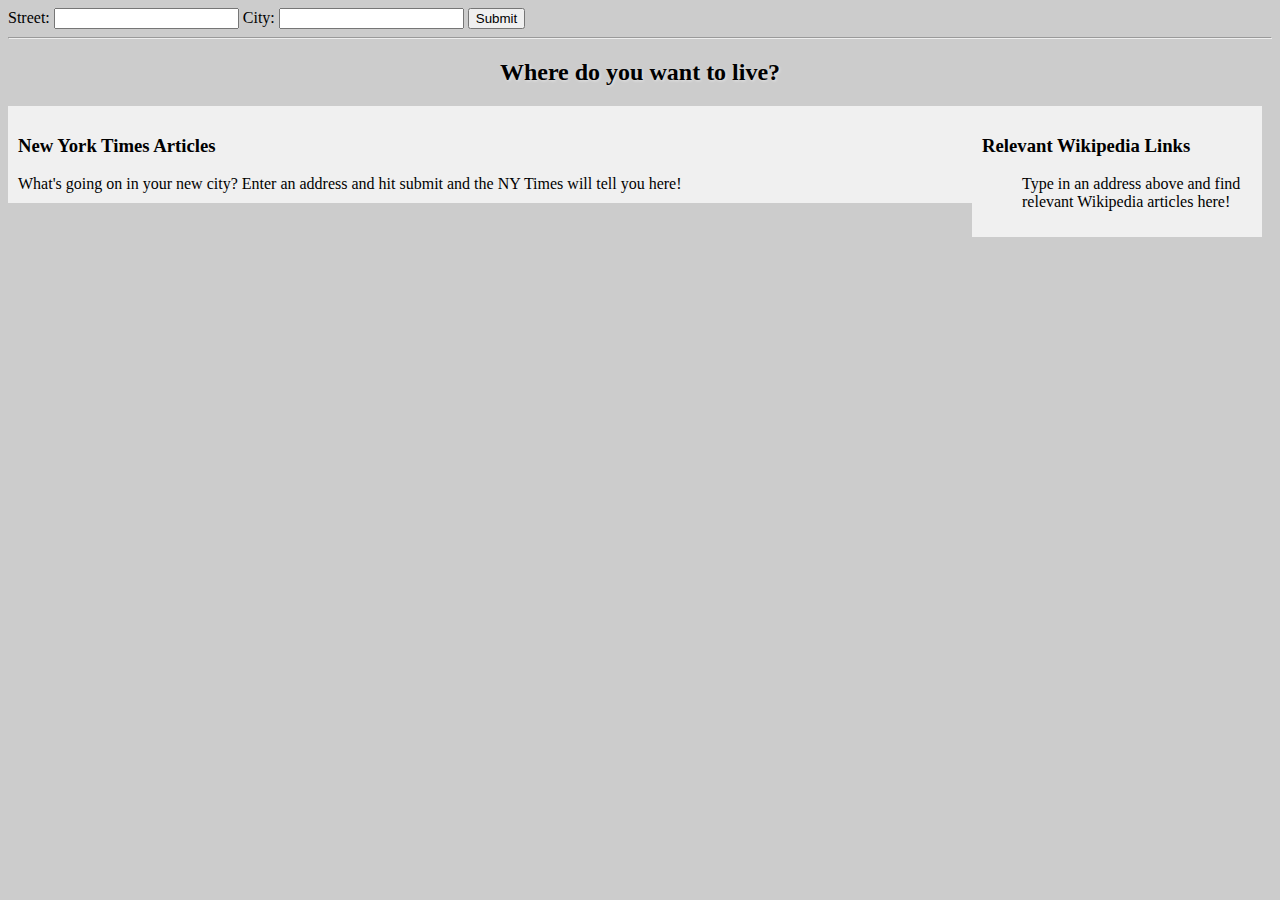
<file: Example minicourse-ajax-project NYT 2/index.html>
<!DOCTYPE html>
<html lang="en">
<head>
    <meta charset="UTF-8">
    <title>Your Moving Companion</title>
    <link rel="stylesheet" href="css/style.css">
</head>
<body>

    <form id="form-container" class="form-container">
        <label for="street">Street: </label><input type="text" id="street" value="">
        <label for="city">City: </label><input type="text" id="city" value="">
        <button id="submit-btn">Submit</button>
    </form>

    <hr>

    <h2 id="greeting" class="greeting">Where do you want to live?</h2>


    <div class="wikipedia-container">
        <h3 id="wikipedia-header">Relevant Wikipedia Links</h3>
        <ul id="wikipedia-links">Type in an address above and find relevant Wikipedia articles here!</ul>
    </div>


    <div class="nytimes-container">
        <h3 id="nytimes-header">New York Times Articles</h3>
        <ul id="nytimes-articles" class="article-list">What's going on in your new city? Enter an address and hit submit and the NY Times will tell you here!</ul>
    </div>

    <script src="js/libs/jquery.min.js"></script>
    <script src="js/script.js"></script>
</body>
</html>
</file>
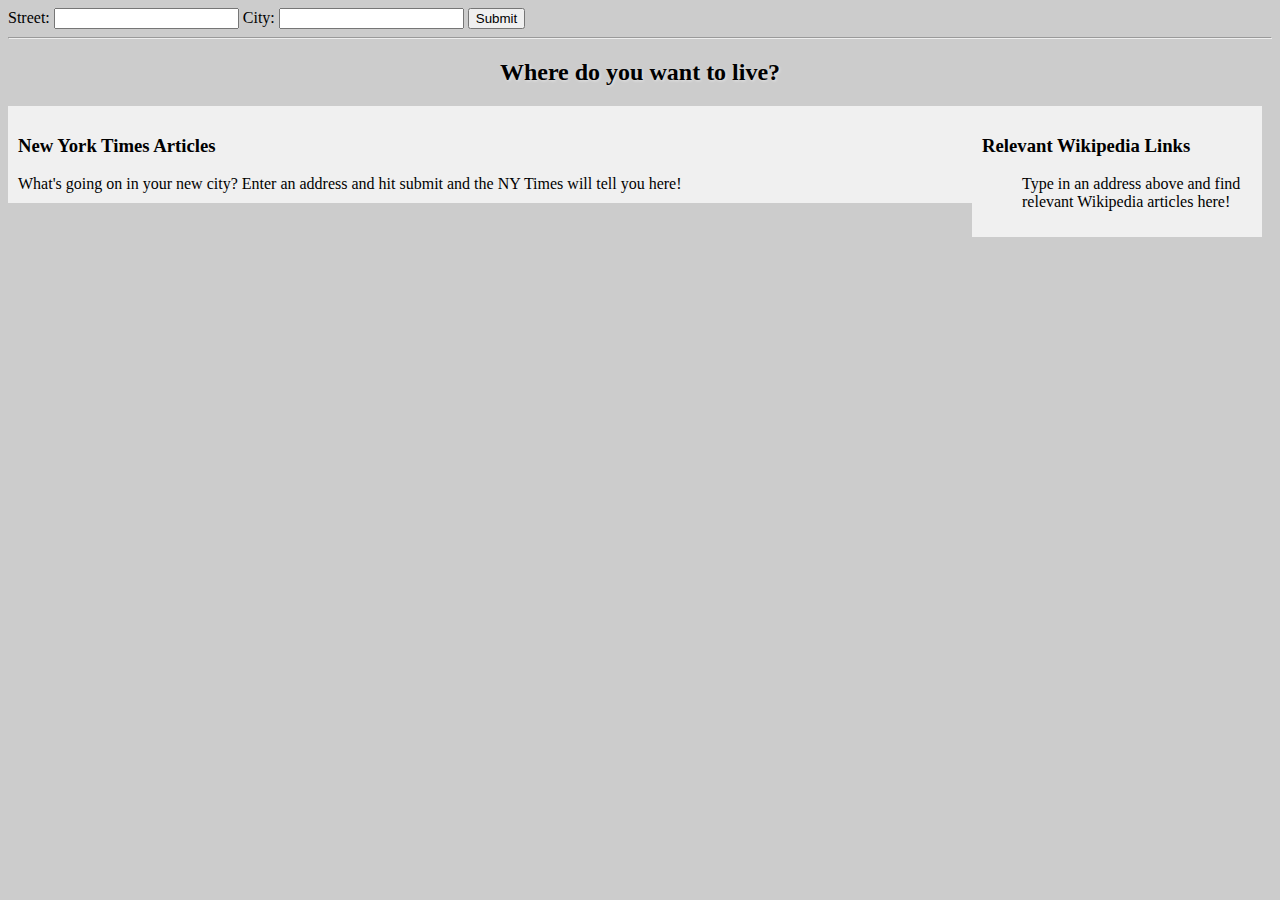
<file: minicourse-ajax-project/index.html>
<!DOCTYPE html>

<html lang="en">
<head>
    <meta charset="UTF-8">
    <title>Your Moving Companion</title>
    <link rel="stylesheet" href="css/style.css">
</head>
<body>

    <form id="form-container" class="form-container">
        <label for="street">Street: </label><input type="text" id="street" value="">
        <label for="city">City: </label><input type="text" id="city" value="">
        <button id="submit-btn">Submit</button>
    </form>

    <hr>

    <h2 id="greeting" class="greeting">Where do you want to live?</h2>

    <div class="wikipedia-container">
        <h3 id="wikipedia-header">Relevant Wikipedia Links</h3>
        <ul id="wikipedia-links">Type in an address above and find relevant Wikipedia articles here!</ul>
    </div>


    <div class="nytimes-container">
        <h3 id="nytimes-header">New York Times Articles</h3>
        <ul id="nytimes-articles" class="article-list">What's going on in your new city? Enter an address and hit submit and the NY Times will tell you here!</div>
    </div>

    <script src="js/libs/jquery.min.js"></script>
    <script src="js/script.js"></script>

</body>
</html>
</file>
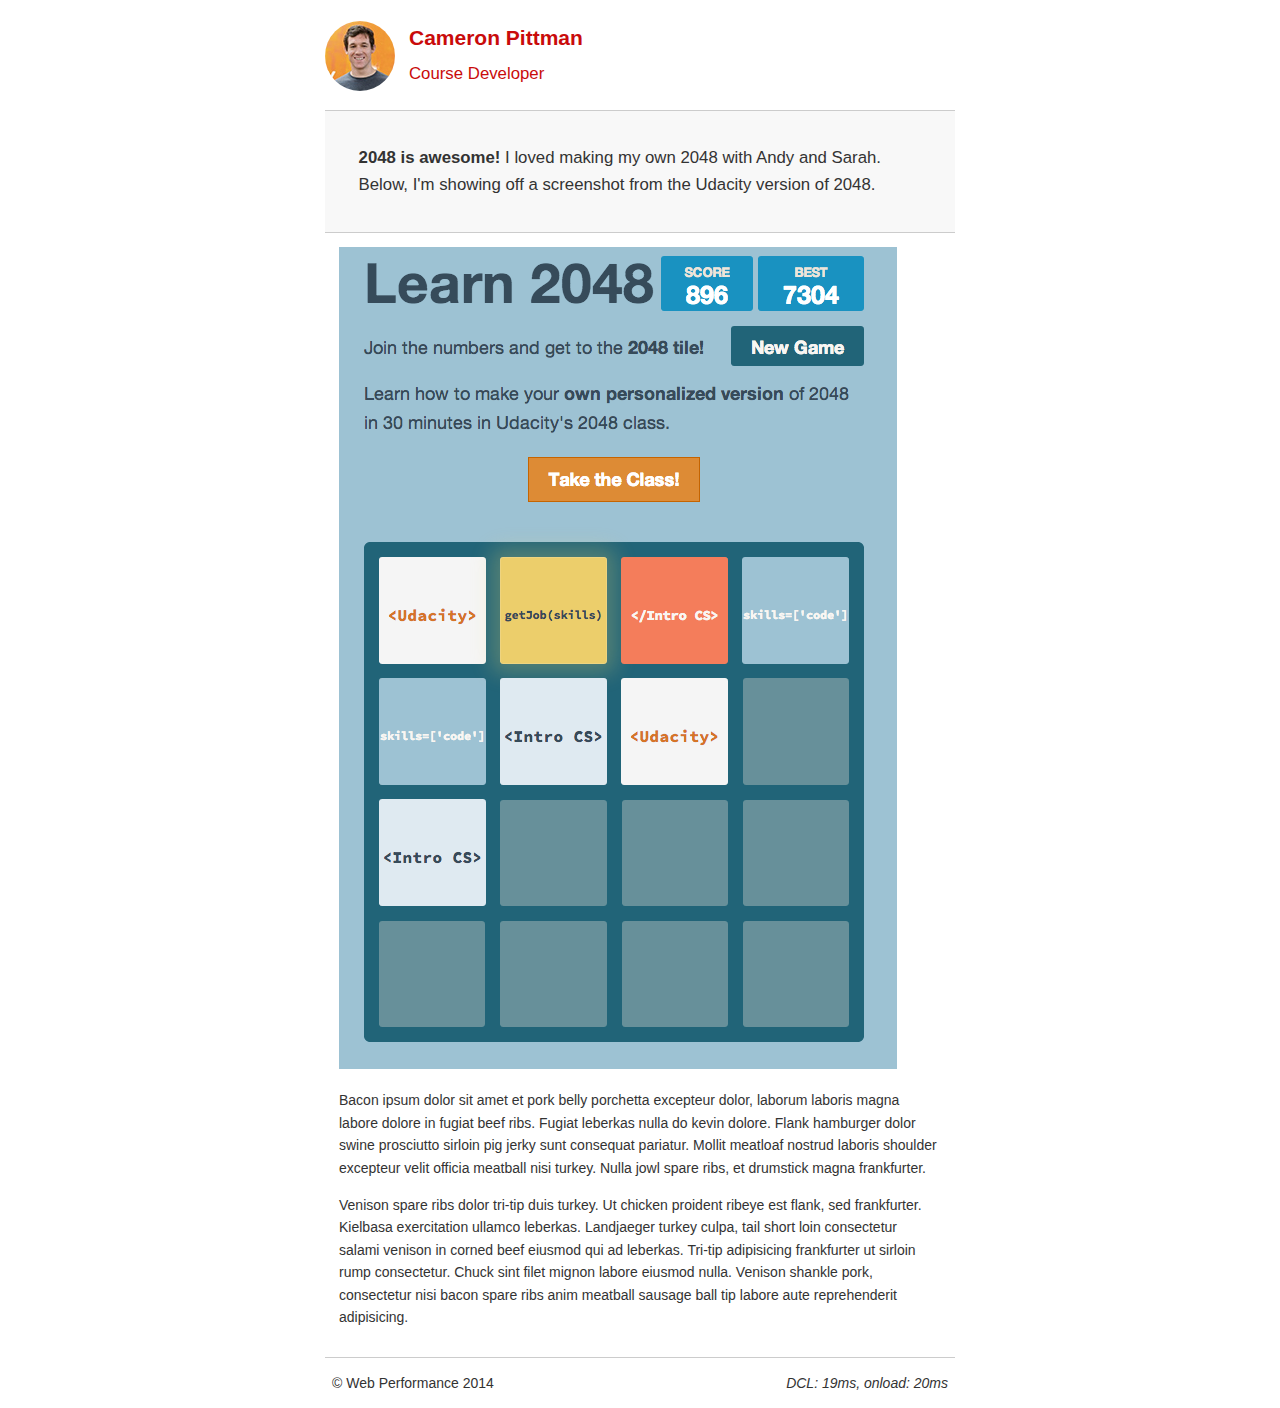
<file: Example frontend-nanodegree-mobile-portfolio-master/project-2048.html>
<!DOCTYPE html>
<html lang="en">
  <head>
    <meta charset="utf-8">
    <meta name="viewport" content="width=device-width, initial-scale=1">
    <meta name="description" content=" FILL ME IN ">
    <meta name="author" content=" FILL ME IN ">
    <title>Cameron Pittman: Portfolio</title>

    <!-- Hmm, what is the impact of web fonts on speed? Measure it... -->
    <!-- <link href="//fonts.googleapis.com/css?family=Open+Sans:400,700" rel="stylesheet"> -->

    <link href="css/style.css" rel="stylesheet">
    <link href="css/print.css" rel="stylesheet">

    <script>
      (function(w,g){w['GoogleAnalyticsObject']=g;
      w[g]=w[g]||function(){(w[g].q=w[g].q||[]).push(arguments)};w[g].l=1*new Date();})(window,'ga');

      // Optional TODO: replace with your Google Analytics profile ID.
      ga('create', 'UA-XXXX-Y');
      ga('send', 'pageview');
    </script>
    <script src="//www.google-analytics.com/analytics.js"></script>
    <script src="js/perfmatters.js"></script>
  </head>

  <body>
    <header>
      <a href="/"><img src="img/profilepic.jpg"></a>
      <p>Cameron Pittman<br><span>Course Developer</span></p>
    </header>

    <div class="container">
      <div class="hero">
        <strong>2048 is awesome!</strong> I loved making my own 2048 with Andy and Sarah. Below, I'm showing off a screenshot from the Udacity version of 2048.
      </div>

      <div class="content">

        <img class="img-responsive" src="img/2048.png">

        <p>Bacon ipsum dolor sit amet et pork belly porchetta excepteur dolor, laborum laboris magna labore dolore in fugiat beef ribs. Fugiat leberkas nulla do kevin dolore. Flank hamburger dolor swine prosciutto sirloin pig jerky sunt consequat pariatur. Mollit meatloaf nostrud laboris shoulder excepteur velit officia meatball nisi turkey. Nulla jowl spare ribs, et drumstick magna frankfurter.</p>

        <p>Venison spare ribs dolor tri-tip duis turkey. Ut chicken proident ribeye est flank, sed frankfurter. Kielbasa exercitation ullamco leberkas. Landjaeger turkey culpa, tail short loin consectetur salami venison in corned beef eiusmod qui ad leberkas. Tri-tip adipisicing frankfurter ut sirloin rump consectetur. Chuck sint filet mignon labore eiusmod nulla. Venison shankle pork, consectetur nisi bacon spare ribs anim meatball sausage ball tip labore aute reprehenderit adipisicing.</p>

    </div>

    <footer>
      <p>&copy; Web Performance 2014 <span id="crp-stats"></span></p>
    </footer>
  </body>
</html>
</file>
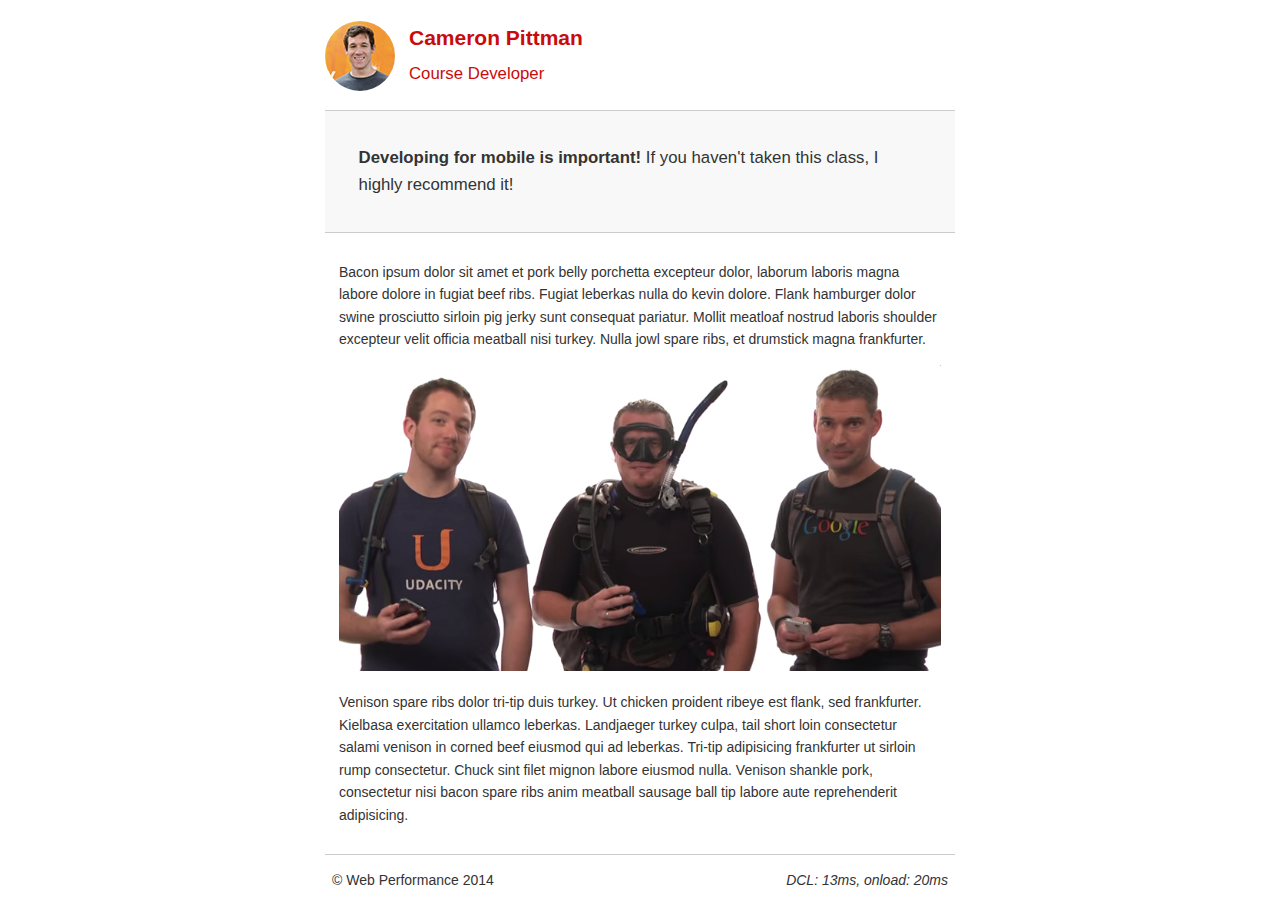
<file: Example frontend-nanodegree-mobile-portfolio-master/project-mobile.html>
<!DOCTYPE html>
<html lang="en">
  <head>
    <meta charset="utf-8">
    <meta name="viewport" content="width=device-width, initial-scale=1">
    <meta name="description" content=" FILL ME IN ">
    <meta name="author" content=" FILL ME IN ">
    <title>Cameron Pitman: Portfolio</title>

    <!-- Hmm, what is the impact of web fonts on speed? Measure it... -->
    <!-- <link href="//fonts.googleapis.com/css?family=Open+Sans:400,700" rel="stylesheet"> -->

    <link href="css/style.css" rel="stylesheet">
    <link href="css/print.css" rel="stylesheet">

    <script>
      (function(w,g){w['GoogleAnalyticsObject']=g;
      w[g]=w[g]||function(){(w[g].q=w[g].q||[]).push(arguments)};w[g].l=1*new Date();})(window,'ga');

      // Optional TODO: replace with your Google Analytics profile ID.
      ga('create', 'UA-XXXX-Y');
      ga('send', 'pageview');
    </script>
    <script src="http://www.google-analytics.com/analytics.js"></script>
    <script async src="js/perfmatters.js"></script>
  </head>

  <body>
    <header>
      <a href="/"><img src="img/profilepic.jpg"></a>
      <p>Cameron Pittman<br><span>Course Developer</span></p>
    </header>

    <div class="container">
      <div class="hero">
        <strong>Developing for mobile is important!</strong> If you haven't taken this class, I highly recommend it!
      </div>

      <div class="content">

        <p>Bacon ipsum dolor sit amet et pork belly porchetta excepteur dolor, laborum laboris magna labore dolore in fugiat beef ribs. Fugiat leberkas nulla do kevin dolore. Flank hamburger dolor swine prosciutto sirloin pig jerky sunt consequat pariatur. Mollit meatloaf nostrud laboris shoulder excepteur velit officia meatball nisi turkey. Nulla jowl spare ribs, et drumstick magna frankfurter.</p>

        <img src="img/mobilewebdev.jpg">

        <p>Venison spare ribs dolor tri-tip duis turkey. Ut chicken proident ribeye est flank, sed frankfurter. Kielbasa exercitation ullamco leberkas. Landjaeger turkey culpa, tail short loin consectetur salami venison in corned beef eiusmod qui ad leberkas. Tri-tip adipisicing frankfurter ut sirloin rump consectetur. Chuck sint filet mignon labore eiusmod nulla. Venison shankle pork, consectetur nisi bacon spare ribs anim meatball sausage ball tip labore aute reprehenderit adipisicing.</p>

    </div>

    <footer>
      <p>&copy; Web Performance 2014 <span id="crp-stats"></span></p>
    </footer>
  </body>
</html>
</file>
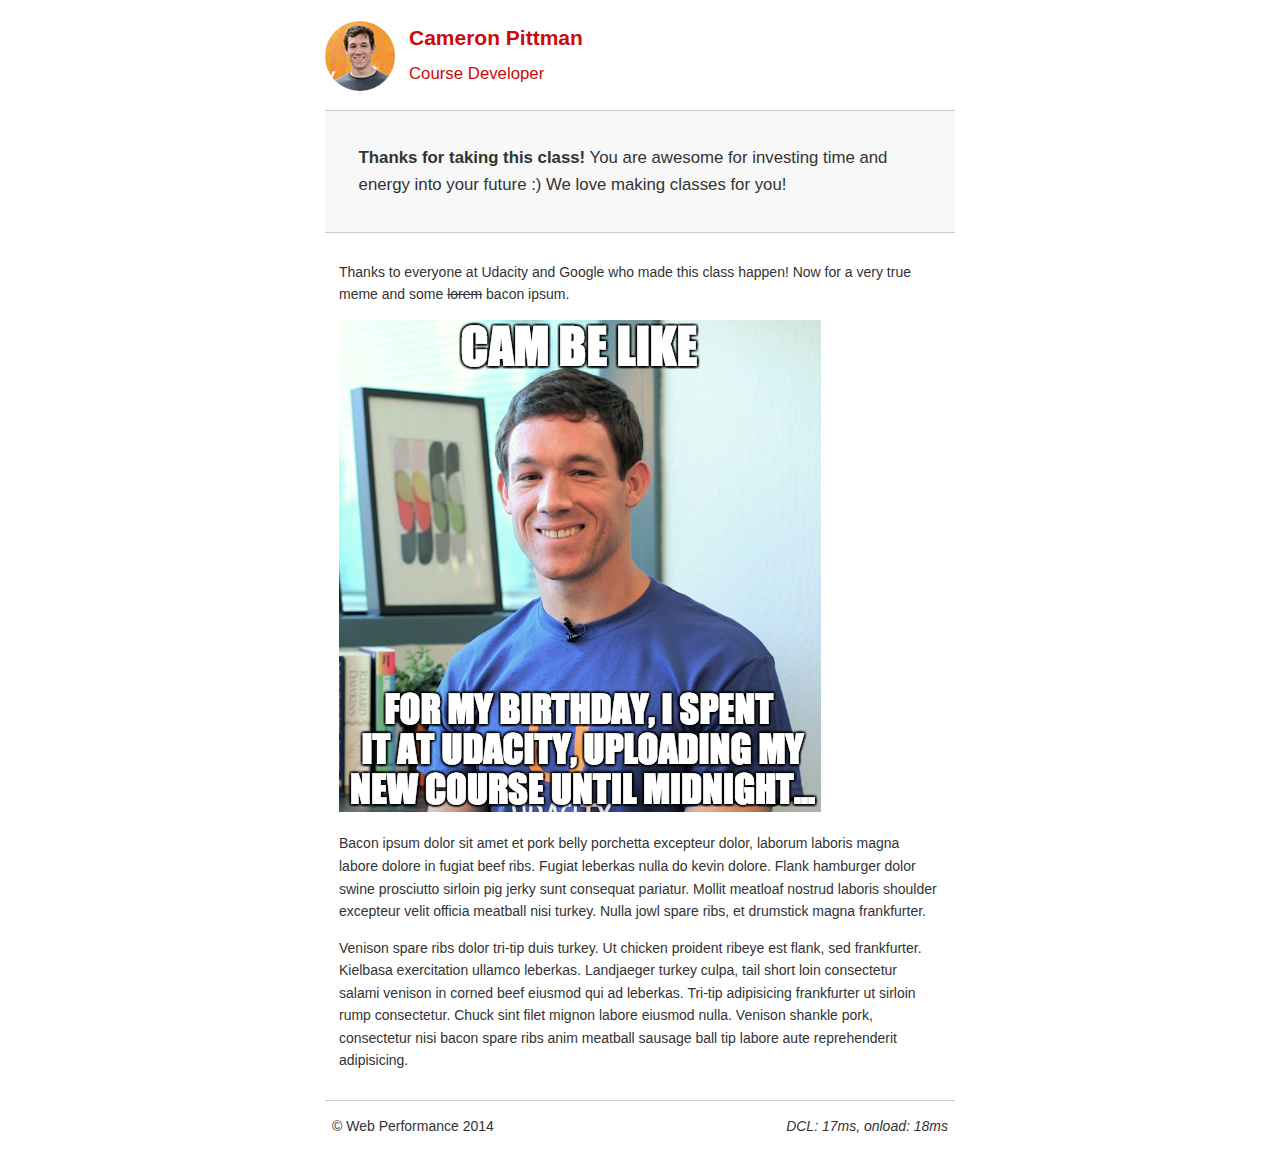
<file: Example frontend-nanodegree-mobile-portfolio-master/project-webperf.html>
<!DOCTYPE html>
<html lang="en">
  <head>
    <meta charset="utf-8">
    <meta name="viewport" content="width=device-width, initial-scale=1">
    <meta name="description" content=" FILL ME IN ">
    <meta name="author" content=" FILL ME IN ">
    <title>Cameron Pittman: Portfolio</title>

    <!-- Hmm, what is the impact of web fonts on speed? Measure it... -->
    <!-- <link href="//fonts.googleapis.com/css?family=Open+Sans:400,700" rel="stylesheet"> -->

    <link href="css/style.css" rel="stylesheet">
    <link href="css/print.css" rel="stylesheet">

    <script>
      (function(w,g){w['GoogleAnalyticsObject']=g;
      w[g]=w[g]||function(){(w[g].q=w[g].q||[]).push(arguments)};w[g].l=1*new Date();})(window,'ga');

      // Optional TODO: replace with your Google Analytics profile ID.
      ga('create', 'UA-XXXX-Y');
      ga('send', 'pageview');
    </script>
    <script src="http://www.google-analytics.com/analytics.js"></script>
    <script async src="js/perfmatters.js"></script>
  </head>

  <body>
    <header>
      <a href="/"><img src="img/profilepic.jpg"></a>
      <p>Cameron Pittman<br><span>Course Developer</span></p>
    </header>

    <div class="container">
      <div class="hero">
        <strong>Thanks for taking this class!</strong> You are awesome for investing time and energy into your future :) We love making classes for you!
      </div>

      <div class="content">

        <p>Thanks to everyone at Udacity and Google who made this class happen! Now for a very true meme and some <strike>lorem</strike> bacon ipsum.</p>

        <img src="img/cam_be_like.jpg">

        <p>Bacon ipsum dolor sit amet et pork belly porchetta excepteur dolor, laborum laboris magna labore dolore in fugiat beef ribs. Fugiat leberkas nulla do kevin dolore. Flank hamburger dolor swine prosciutto sirloin pig jerky sunt consequat pariatur. Mollit meatloaf nostrud laboris shoulder excepteur velit officia meatball nisi turkey. Nulla jowl spare ribs, et drumstick magna frankfurter.</p>

        <p>Venison spare ribs dolor tri-tip duis turkey. Ut chicken proident ribeye est flank, sed frankfurter. Kielbasa exercitation ullamco leberkas. Landjaeger turkey culpa, tail short loin consectetur salami venison in corned beef eiusmod qui ad leberkas. Tri-tip adipisicing frankfurter ut sirloin rump consectetur. Chuck sint filet mignon labore eiusmod nulla. Venison shankle pork, consectetur nisi bacon spare ribs anim meatball sausage ball tip labore aute reprehenderit adipisicing.</p>

    </div>

    <footer>
      <p>&copy; Web Performance 2014 <span id="crp-stats"></span></p>
    </footer>
  </body>
</html>
</file>
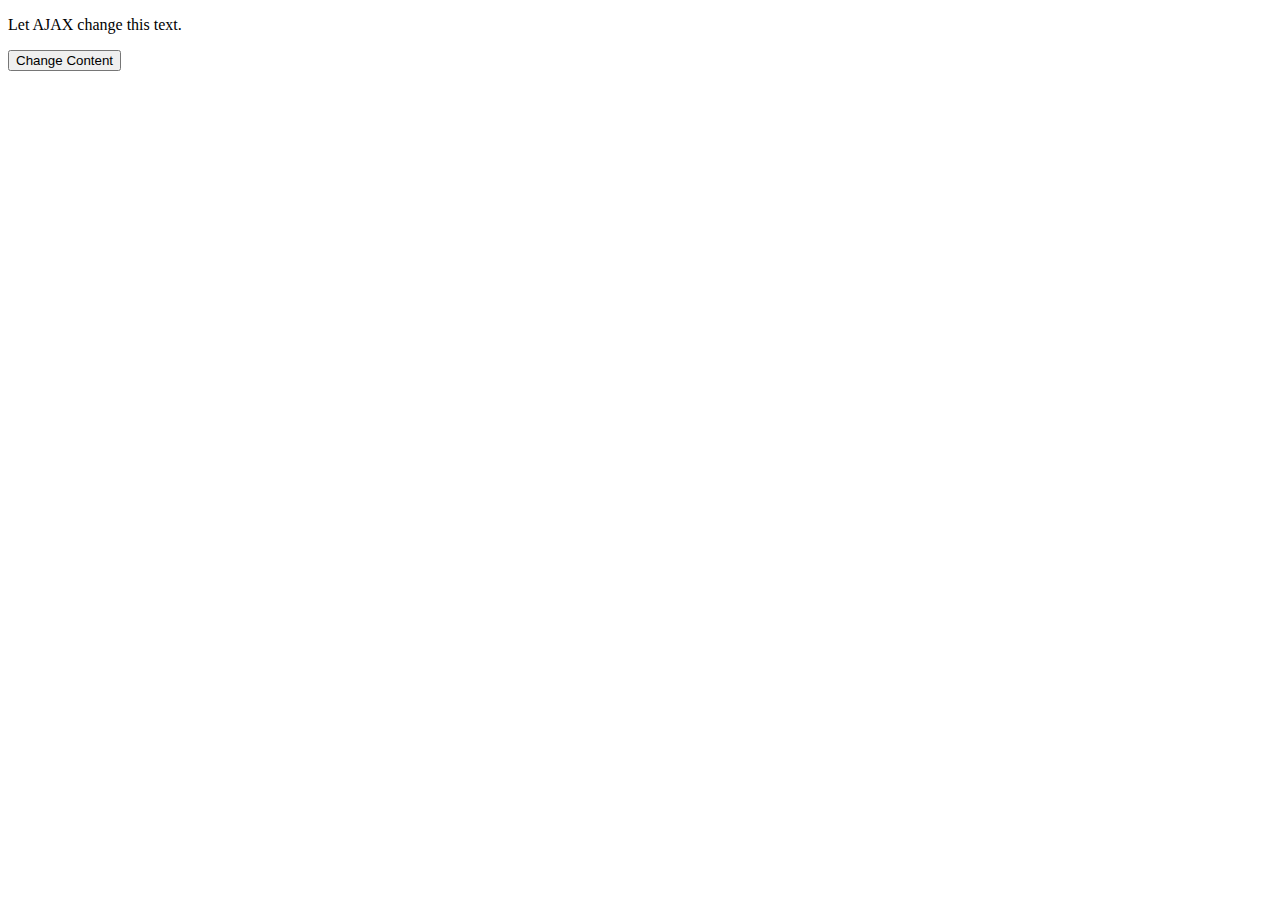
<file: minicourse-ajax-project/test1.html>
<!DOCTYPE html>
<html>
<body>

<p id="demo">Let AJAX change this text.</p>

<button type="button" onclick="loadDoc()">Change Content</button>

<script>
function loadDoc() {
  var xhttp;
  if (window.XMLHttpRequest) {
    // code for modern browsers
    xhttp = new XMLHttpRequest();
    } else {
    // code for IE6, IE5
    xhttp = new ActiveXObject("Microsoft.XMLHTTP");
  }
  xhttp.onreadystatechange = function() {
    if (xhttp.readyState == 4 && xhttp.status == 200) {
      document.getElementById("demo").innerHTML = xhttp.responseText;
    }
  };
  xhttp.open("GET", "ajax_info.txt", true);
  xhttp.send();
}
</script>

</body>
</html>
</file>
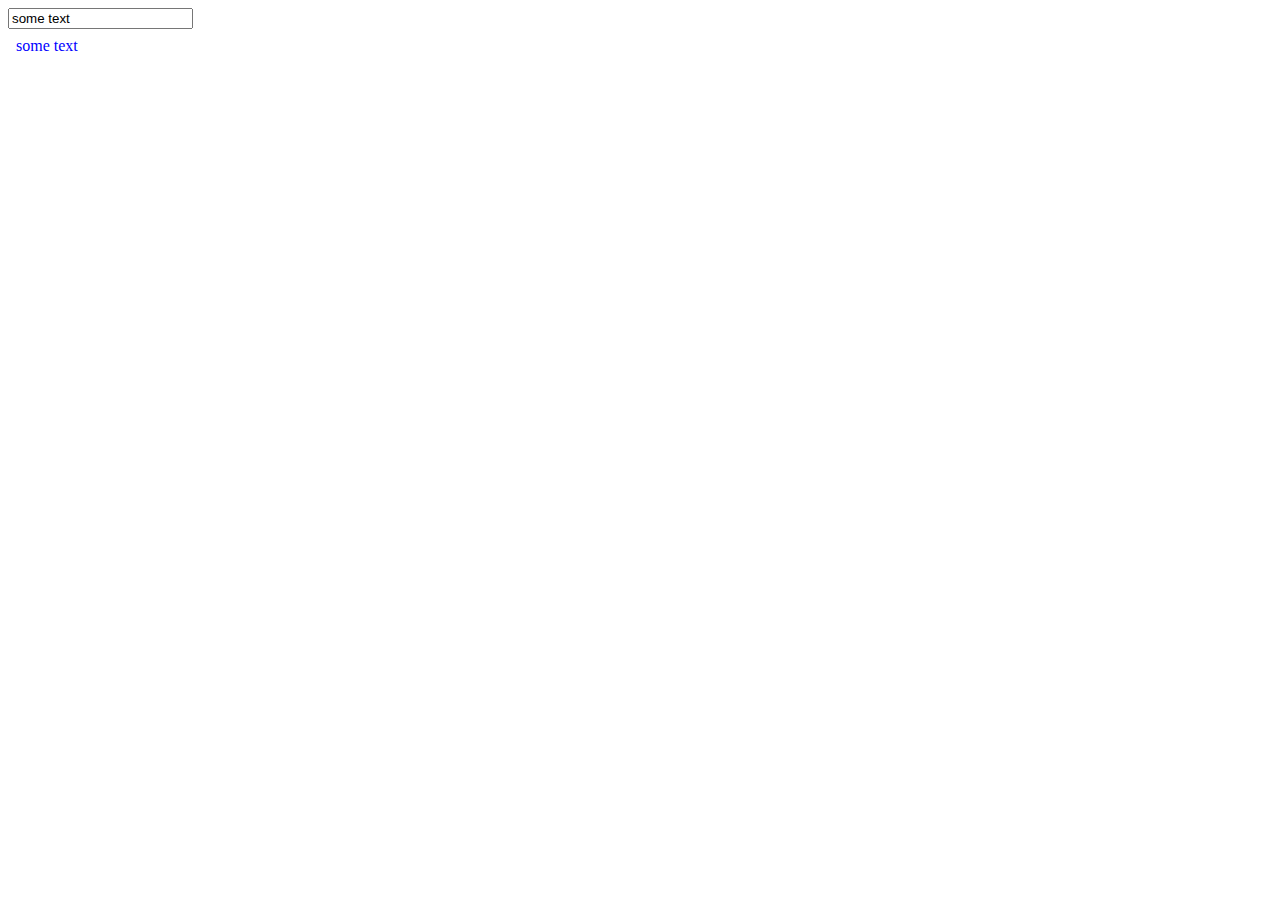
<file: minicourse-ajax-project/test2.html>
<!doctype html>
<html lang="en">
<head>
  <meta charset="utf-8">
  <title>val demo</title>
  <style>
  p {
    color: blue;
    margin: 8px;
  }
  </style>
  <script src="https://code.jquery.com/jquery-1.10.2.js"></script>
</head>
<body>

<input type="text" value="some text">
<p></p>

<script>
$( "input" )
  .keyup(function() {
    var value = $( this ).val();
    $( "p" ).text( value );
  })
  .keyup();
</script>

</body>
</html>
</file>
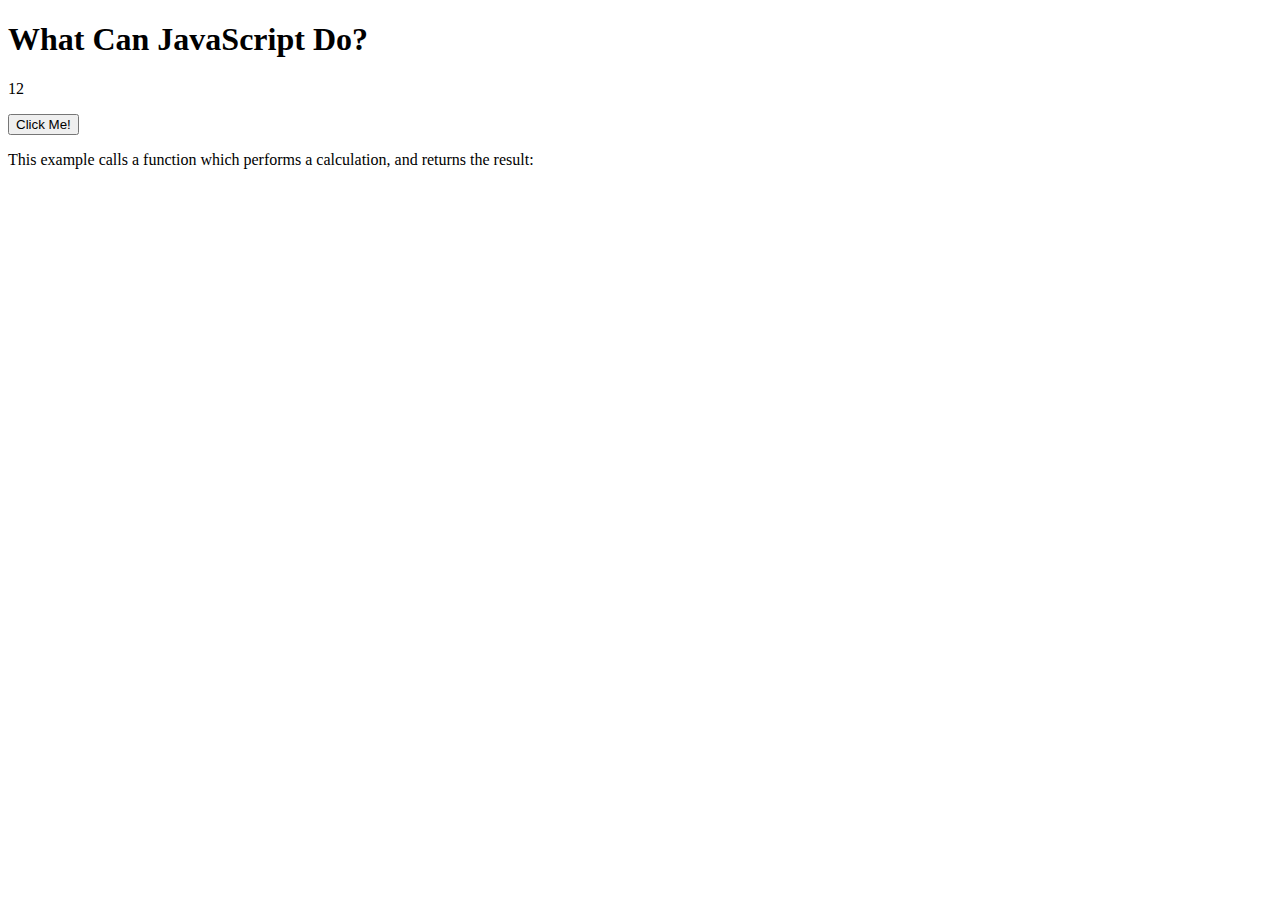
<file: My Project 2/test.html>
<!DOCTYPE html>
<html>
<body>

<h1>What Can JavaScript Do?</h1>

<p id="demo">JavaScript can change HTML content.</p>

<button type="button"
onclick="document.getElementById('demo').innerHTML = 'Hello JavaScript!'">
Click Me!</button>





<p>This example calls a function which performs a calculation, and returns the result:</p>

<p id="demo"></p>




<script>
function myFunction(a, b) {
    return a * b;
}
document.getElementById("demo").innerHTML = myFunction(4, 3);
</script>

</body>



</html>
</file>
<file: Example minicourse-ajax-project NYT 2/css/style.css>
* {box-sizing:border-box;}
body {background-color: #CCC;}

.bgimg {
    position:fixed;
    top: 0;
    left: 0;
    width:100%;
    z-index:-1;
    opacity:1;
}

.greeting {
    color:black;
    text-shadow: 1px 1px 3px rgba(255,255,255, .5);
    text-align: center;
}

.wikipedia-container {
    float:right;
    width:290px;
    padding:10px;
    margin-right: 10px;
    background-color: rgba(255,255,255,0.7);
}

.nytimes-container {
    padding: 10px;
    margin-right:300px;
    background-color: rgba(255,255,255,0.7);
}

.article-list {
    margin: 0;
    padding: 0;
}

.article {
    list-style-type: none;
    padding:10px;
    border-top: 1px solid #CCC;
}
.article:first-child {
    border-top:none;
}
</file>
<file: minicourse-ajax-project/css/style.css>
* {box-sizing:border-box;}
body {background-color: #CCC;}

.bgimg {
    position:fixed;
    top: 0;
    left: 0;
    width:100%;
    z-index:-1;
    opacity:1;
}

.greeting {
    color:black;
    text-shadow: 1px 1px 3px rgba(255,255,255, .5);
    text-align: center;
}

.wikipedia-container {
    float:right;
    width:290px;
    padding:10px;
    margin-right: 10px;
    background-color: rgba(255,255,255,0.7);
}

.nytimes-container {
    padding: 10px;
    margin-right:300px;
    background-color: rgba(255,255,255,0.7);
}

.article-list {
    margin: 0;
    padding: 0;
}

.article {
    list-style-type: none;
    padding:10px;
    border-top: 1px solid #CCC;
}
.article:first-child {
    border-top:none;
}
</file>
<file: Example frontend-nanodegree-mobile-portfolio-master/css/style.css>
html {
  font-size: 100%;
  overflow-y: scroll;
  -webkit-tap-highlight-color: rgba(0,0,0,0);
  -ms-text-size-adjust: 100%;
  -webkit-text-size-adjust: none;
}
body { margin: 0; font-size: 14px; line-height: 1.61; font-weight: 400; }
body, button, input, select, textarea { font-family: 'Open Sans', sans-serif; color: #333; }

a { color: #12C; }
a:visited { color: #61C; }
a:focus { outline: thin dotted; }
a:hover, a:active { color: #c00; outline: 0; }

b, strong { font-weight: bold; }
pre, code { font-family: monospace, monospace; font-size: 1em; }
ul, ol { margin: 1em 0; padding: 0 0 0 20px; }
img { border: 0; max-width: 100%; }

body { background: #fff; }
header, footer, .container { max-width: 45em; margin: 0 auto; }

header { padding: 0 0.5em; color: #C90B0B; }
header img { border-radius: 40px; float: left; }
header p { font-size:1.5em; font-weight: bold; padding-left: 4em;}
header p span { font-size: 0.8em; font-weight: normal;}

.hero { padding: 2em; background-color: #f8f8f8; font-size:1.2em;
  border-bottom: 1px solid #ccc;
  border-top: 1px solid #ccc;
}

.content { padding: 1em 1em; }
.content li { list-style-type: none; font-size: 1.1em;}
li img { float:left; padding-right: 1em; }
li p { font-size: 0.9em; font-style: italic; }

footer {
  padding: 0 0.5em;
  border-top: 1px solid #ccc;
}
footer span { float: right; font-style: italic; }

/* Smartphones (portrait) */
@media only screen and (max-width: 480px) {
  body { font-size: 12px;}
  header p { padding-left: 4.5em;}
}
</file>
<file: Example frontend-nanodegree-mobile-portfolio-master/css/print.css>
@media print {
  * { background: transparent !important; color: black !important; text-shadow: none !important; filter:none !important; -ms-filter: none !important; }
  a, a:visited { color: #444 !important; text-decoration: underline; }
  a[href]:after { content: " (" attr(href) ")"; }
  tr, img { page-break-inside: avoid; }
  img { max-width: 100% !important; }
  @page { margin: 0.5cm; }
  p, h2, h3 { orphans: 3; widows: 3; }
  h2, h3{ page-break-after: avoid; }
}
</file>
